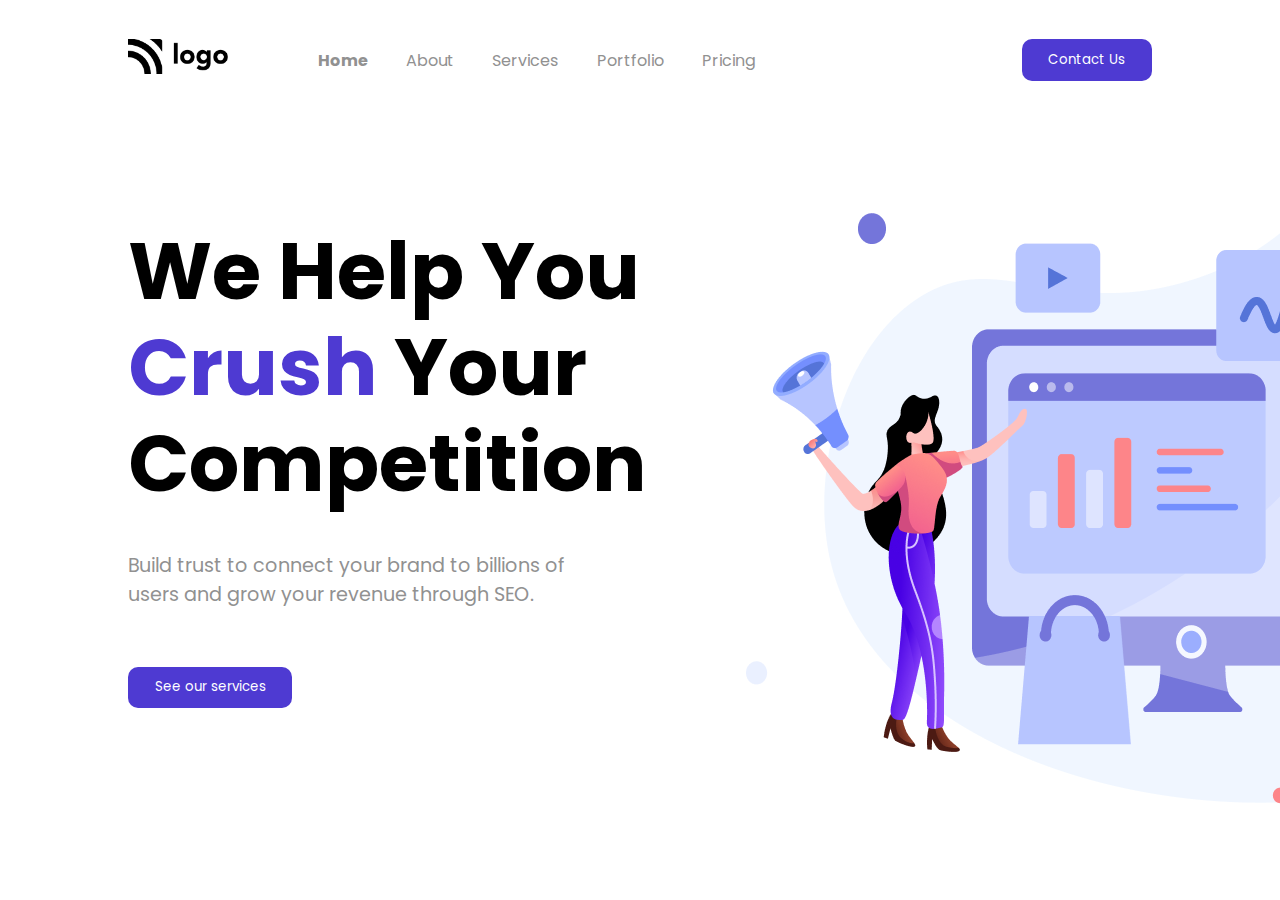
<file: htmlCss/project_css_1/FSJS_2.0_Project_1.1/index.html>
<!DOCTYPE html>
<html lang="en">
  <head>
    <meta charset="UTF-8" />
    <meta http-equiv="X-UA-Compatible" content="IE=edge" />
    <meta name="viewport" content="width=device-width, initial-scale=1.0" />
    <!-- Font -->
    <link rel="preconnect" href="https://fonts.googleapis.com" />
    <link rel="preconnect" href="https://fonts.gstatic.com" crossorigin />
    <link
    href="https://fonts.googleapis.com/css2?family=Poppins:wght@200;300;400;500;600;700;800&display=swap"
    rel="stylesheet"
    />
    <!-- stylesheet -->
    <link rel="stylesheet" href="style.css" />
    <title>SEO Master</title>
  </head>
  <body>
    <div class="container">
      <section aria-label="navbar">
        <nav class="navbar-container">
          <div>
            <img src="./assets/Logo.png" alt="brand-logo" />
          </div>
          <div class="grow-list">
            <ul class="list">
              <li class="list-item">Home</li>
              <li class="list-item">About</li>
              <li class="list-item">Services</li>
              <li class="list-item">Portfolio</li>
              <li class="list-item">Pricing</li>
            </ul>
          </div>
          <div class="button-group">
            <button class="nav-button">Contact Us</button>
          </div>
        </nav>
      </section>
      <!-- Banner -->
      <section aria-label="banner">
        <div class="banner-container">
          <!-- Left text -->
          <div>
            <h1 class="heading-text">
              We Help You <span>Crush</span> Your Competition
            </h1>
            <p class="description">
              Build trust to connect your brand to billions of users and grow
              your revenue through SEO.
            </p>
            <button class="nav-button btn">See our services</button>
          </div>
          <!-- Right Text -->
          <div>
            <img src="./assets/Header Illustration.png" alt="illustration" />
          </div>
        </div>
      </section>
    </div>
  </body>
</html>
</file>
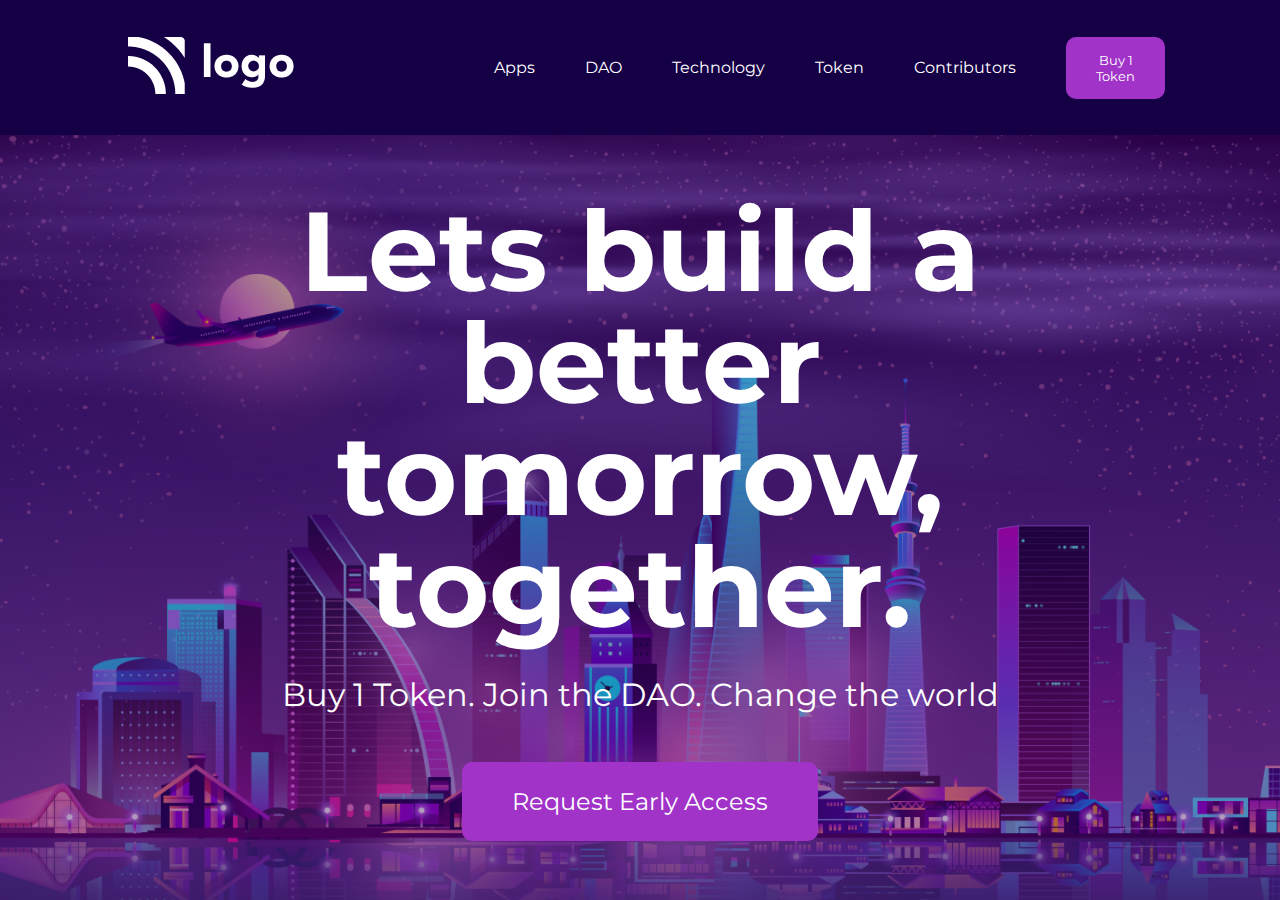
<file: htmlCss/project_css_1/FSJS_2.0_Project_1.2/index.html>
<!DOCTYPE html>
<html lang="en">
  <head>
    <meta charset="UTF-8" />
    <meta http-equiv="X-UA-Compatible" content="IE=edge" />
    <meta name="viewport" content="width=device-width, initial-scale=1.0" />
    <link rel="stylesheet" href="style.css" />
    <link rel="preconnect" href="https://fonts.googleapis.com" />
    <link rel="preconnect" href="https://fonts.gstatic.com" crossorigin />
    <link
      href="https://fonts.googleapis.com/css2?family=Poppins:wght@200;300;400;500;600;700;800&display=swap"
      rel="stylesheet"
    />
    <link rel="preconnect" href="https://fonts.googleapis.com" />
    <link rel="preconnect" href="https://fonts.gstatic.com" crossorigin />
    <link
      href="https://fonts.googleapis.com/css2?family=Montserrat:wght@600;700;800&display=swap"
      rel="stylesheet"
    />

    <title>Crypto Market</title>
  </head>
  <body>
    <div class="container">
      <section aria-label="navbar">
        <nav class="navbar">
          <div>
            <img src="./assets/white-logo.png" alt="logo" class="logo" />
          </div>
          <div class="line"></div>
          <div class="grow-list">
            <ul class="list">
              <li class="list-item">Apps</li>
              <li class="list-item">DAO</li>
              <li class="list-item">Technology</li>
              <li class="list-item">Token</li>
              <li class="list-item">Contributors</li>
            </ul>
          </div>
          <div>
            <button class="button-small">Buy 1 Token</button>
          </div>
        </nav>
      </section>
      <!-- Hero Section -->
      <section aria-label="hero">
        <div class="hero">
          <h1 class="hero-heading">Lets build a better tomorrow, together.</h1>
          <p class="hero-description">
            Buy 1 Token. Join the DAO. Change the world
          </p>
          <button class="button-large">Request Early Access</button>
        </div>
      </section>
    </div>
  </body>
</html>
</file>
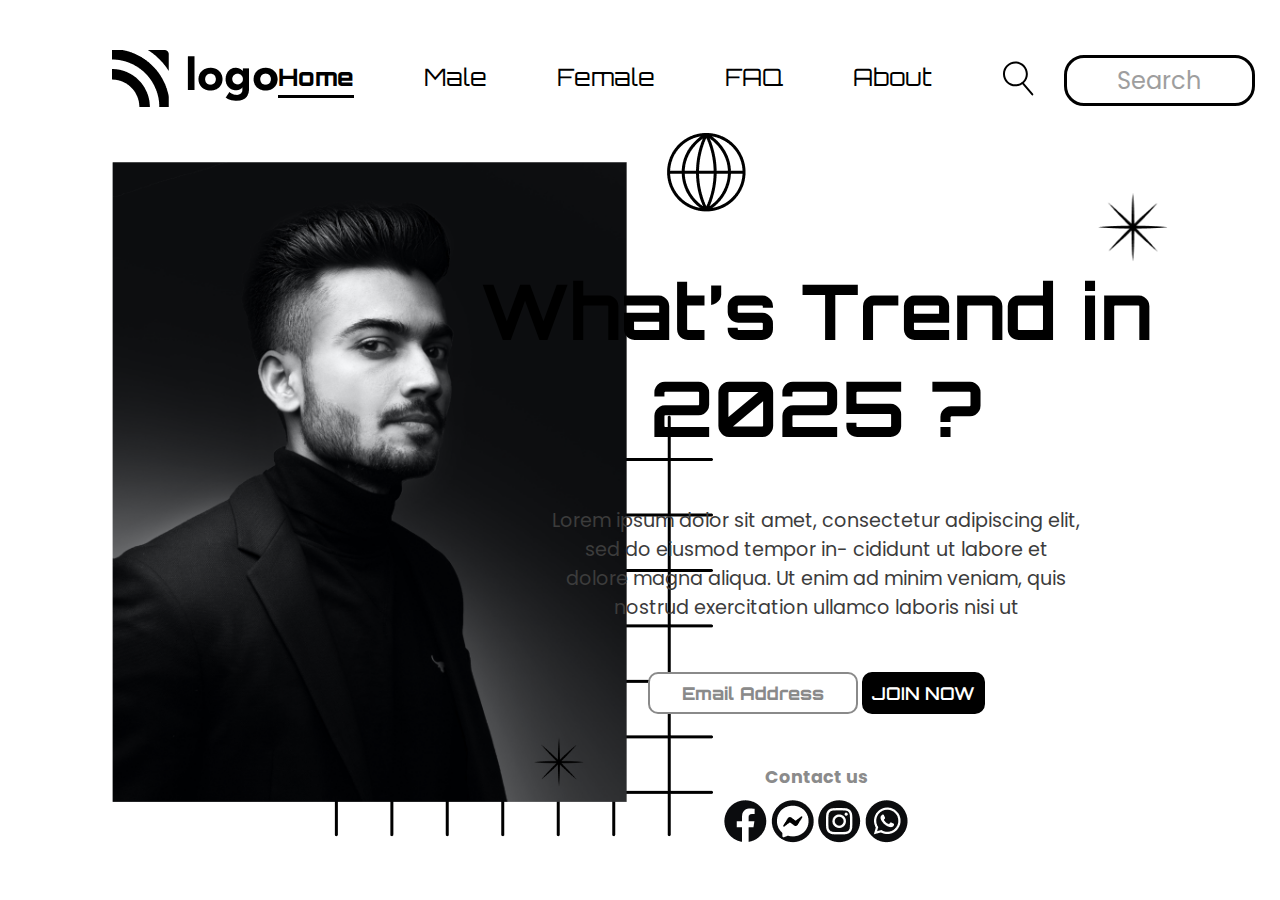
<file: htmlCss/project_css_1/FSJS_2.0_project_1.3/index.html>
<!DOCTYPE html>
<html lang="en">
  <head>
    <meta charset="UTF-8" />
    <meta http-equiv="X-UA-Compatible" content="IE=edge" />
    <meta name="viewport" content="width=device-width, initial-scale=1.0" />
    <!-- CSS File -->
    <link rel="stylesheet" href="style.css" />
    <!-- Font Orbiton -->
    <link rel="preconnect" href="https://fonts.googleapis.com" />
    <link rel="preconnect" href="https://fonts.gstatic.com" crossorigin />
    <link
      href="https://fonts.googleapis.com/css2?family=Orbitron:wght@400;500;600;700;800&display=swap"
      rel="stylesheet"
    />

    <!-- FONT Poppins -->
    <link rel="preconnect" href="https://fonts.googleapis.com" />
    <link rel="preconnect" href="https://fonts.gstatic.com" crossorigin />
    <link
      href="https://fonts.googleapis.com/css2?family=Poppins:wght@200;300;400;500;600;700&display=swap"
      rel="stylesheet"
    />
    <title>Fashion Hub</title>
  </head>

  <!-- FSJS 2.0 Project One -->
  <body>
    <div class="container">
      <!-- Navbar Section -->
      <section aria-label="navbar">
        <nav class="navbar-container">
          <div>
            <img src="./assets/Logo.png" alt="brand-logo" />
          </div>
          <div>
            <ul class="list">
              <li class="list-item">Home</li>
              <li class="list-item">Male</li>
              <li class="list-item">Female</li>
              <li class="list-item">FAQ</li>
              <li class="list-item">About</li>
            </ul>
          </div>
          <div class="button-group">
            <div class="search-icon">
              <svg
                width="32"
                height="35"
                viewBox="0 0 32 35"
                fill="none"
                xmlns="http://www.w3.org/2000/svg"
              >
                <path
                  d="M13.42 25.34C6.56004 25.34 0.97998 19.76 0.97998 12.9C0.97998 6.03999 6.56004 0.459991 13.42 0.459991C20.28 0.459991 25.86 6.03999 25.86 12.9C25.87 19.76 20.28 25.34 13.42 25.34ZM13.42 2.44999C7.66004 2.44999 2.97998 7.13999 2.97998 12.89C2.97998 18.64 7.66004 23.33 13.42 23.33C19.18 23.33 23.86 18.64 23.86 12.89C23.86 7.13999 19.18 2.44999 13.42 2.44999Z"
                  fill="black"
                />
                <path
                  d="M30.35 34.4C30.07 34.4 29.7899 34.28 29.5899 34.05L19.75 22.53C19.39 22.11 19.44 21.48 19.86 21.12C20.28 20.76 20.91 20.81 21.27 21.23L31.11 32.75C31.47 33.17 31.42 33.8 31 34.16C30.81 34.32 30.58 34.4 30.35 34.4Z"
                  fill="black"
                />
              </svg>
            </div>
            <div><button class="nav-button">Search</button></div>
          </div>
        </nav>
      </section>
      <!-- Hero Banner Section -->
      <section aria-label="banner">
        <div class="hero-container">
          <!-- --------------- -->
          <!-- Patterns -->
          <!-- ---------------- -->
          <span class="square">
            <img src="./assets/squares.png" alt="square-pattern" />
          </span>
          <!-- Star -->
          <span class="star">
            <img src="./assets/start.png" alt="start-pattern" />
          </span>
          <!-- Star -->
          <span class="star2">
            <img src="./assets/start.png" alt="start-pattern" />
          </span>
          <!-- Globe -->
          <span class="globe">
            <img src="./assets/globe.png" alt="globe-pattern" />
          </span>
          <div>
            <img src="./assets/Image.png" alt="person-hero-iamge" />
          </div>
          <div class="hero-container-right">
            <h1 class="hero-heading">What’s Trend in 2025 ?</h1>
            <p class="hero-description">
              Lorem ipsum dolor sit amet, consectetur adipiscing elit, sed do
              eiusmod tempor in- cididunt ut labore et dolore magna aliqua. Ut
              enim ad minim veniam, quis nostrud exercitation ullamco laboris
              nisi ut
            </p>
            <div>
              <button class="button-email">Email Address</button>
              <button class="button-join">JOIN NOW</button>
            </div>
            <div>
              <h4 class="contact-heading">Contact us</h4>
              <div class="icons">
                <span>
                  <img src="./assets/Group.png" alt="facebook-icon" />
                </span>
                <span>
                  <img src="./assets/Group (1).png" alt="messenger-icon" />
                </span>
                <span>
                  <img src="./assets/Group (2).png" alt="instagram-icon" />
                </span>
                <span>
                  <img src="./assets/Group (3).png" alt="whatsapp-icon" />
                </span>
              </div>
            </div>
          </div>
        </div>
      </section>
    </div>
  </body>
</html>
</file>
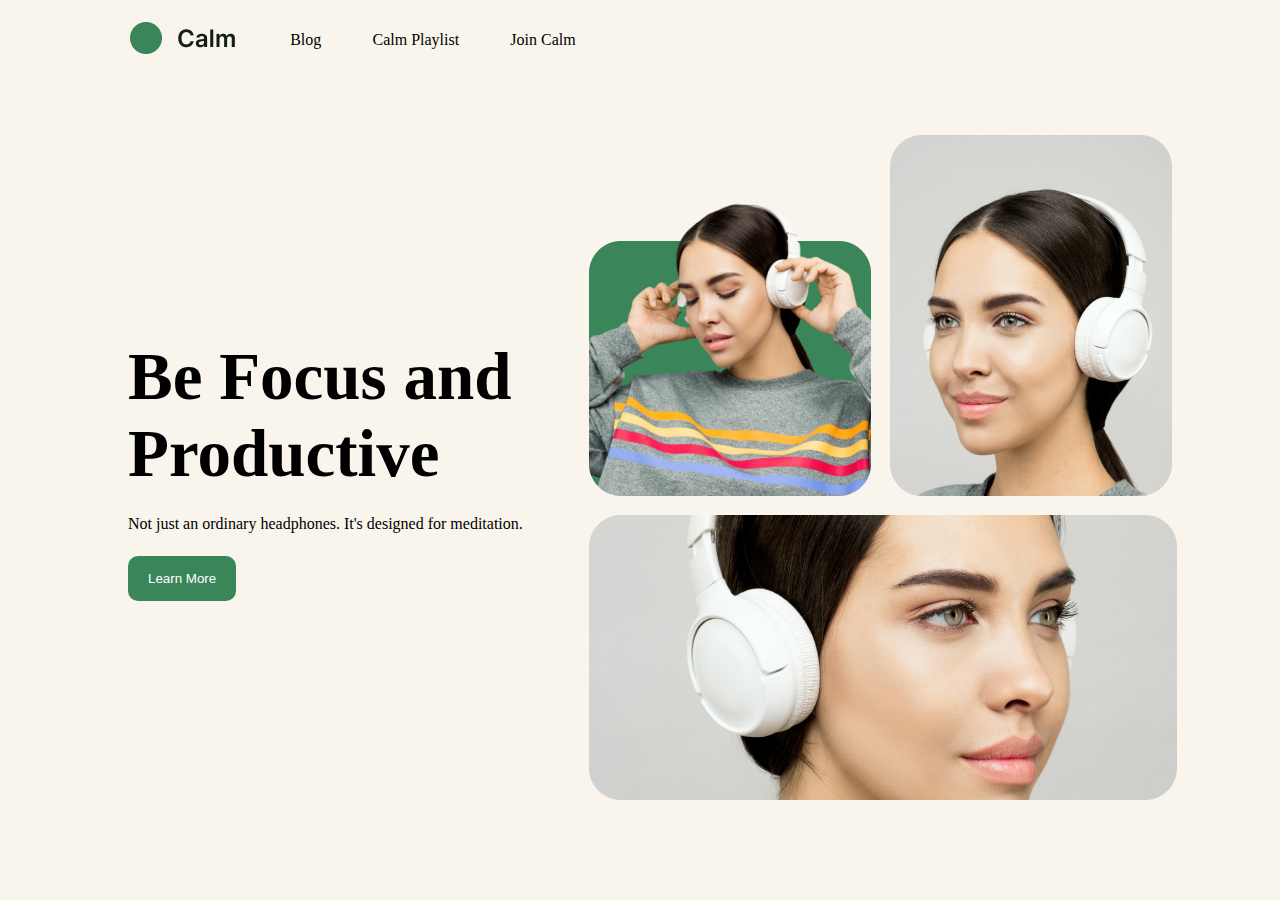
<file: htmlCss/project_css_2/Project 1/index.html>
<!DOCTYPE html>
<html lang="en">
  <head>
    <meta charset="UTF-8" />
    <meta http-equiv="X-UA-Compatible" content="IE=edge" />
    <meta name="viewport" content="width=device-width, initial-scale=1.0" />
    <link rel="stylesheet" href="./style.css" />
    <title>Project 1</title>
  </head>
  <body>
    <!-- Navbar -->
    <nav>
      <ul>
        <li><img src="./images/logo.png" alt="logo-image" /></li>
        <li>Blog</li>
        <li>Calm Playlist</li>
        <li>Join Calm</li>
      </ul>
    </nav>
    <!--  Main Section -->
    <main>
      <!-- Left Section -->
      <div class="leftmain">
        <h1>Be Focus and Productive</h1>
        <p>Not just an ordinary headphones. It's designed for meditation.</p>
        <button>Learn More</button>
      </div>
      <!-- Right Section -->
      <div class="rightmain">
        <!-- Upper Image -->
        <div>
          <img src="./images/img1.png" alt="Image 1" />
          <img src="./images/img2.png" alt="Image 2" />
        </div>
        <!-- Lower Image -->
        <div>
          <img src="./images/img3.png" alt="Image 3" />
        </div>
      </div>
    </main>
  </body>
</html>
</file>
<file: htmlCss/project_css_1/FSJS_2.0_Project_1.1/style.css>
/* You can not modify anything in the HTML */
/* You can only modify the CSS file */

* {
  padding: 0;
  margin: 0;
  box-sizing: border-box;
  font-family: Poppins;
}

.navbar-container {
  display: flex;
  width: 80vw;
  justify-content: space-between;
  align-items: center;
  margin-inline: 10vw;
  height: 120px;
}

.navbar-container img {
  width: 100px;
  margin-inline-end: 7vw;
}

.grow-list {
  flex-grow: 2;
}

.grow-list ul {
  display: flex;
  list-style: none;
}

.grow-list ul li {
  margin-inline-end: 3vw;
  color: #919191;
}

.grow-list ul li:first-child {
  font-weight: bold;
}

.button-group .nav-button {
  background: #4e3ad2;
  color: #ffffff;
  padding-inline: 2em;
  padding-block: 0.8em;
  border: none;
  border-radius: 10px;
}

.banner-container {
  display: flex;
  justify-content: space-between;
  align-items: center;
  margin-inline-start: 10vw;
}

h1.heading-text {
  font-size: 5em;
  padding-inline-end: 100px;
  line-height: 1.2;
  margin-block-end: 0.5em;
}

h1.heading-text span {
  color: #4e3ad2;
}

.banner-container p.description {
  padding-inline-end: 150px;
  color: #919191;
  font-size: 1.2em;
  margin-block-end: 3em;
}

.nav-button {
  background: #4e3ad2;
  color: #ffffff;
  padding-inline: 2em;
  padding-block: 0.8em;
  border: none;
  border-radius: 10px;
}
</file>
<file: htmlCss/project_css_1/FSJS_2.0_Project_1.2/style.css>
/* You can not modify anything in the HTML */
/* You can only modify the CSS file */

* {
  margin: 0;
  padding: 0;
  box-sizing: border-box;
  font-family: Montserrat;
}

.navbar {
  display: flex;
  justify-content: space-between;
  align-items: center;
  height: 15vh;
  padding-inline: 10vw;
  background: #150046;
  color: rgb(255, 255, 255);
}

.line {
  height: 61px;
  width: 2px;
  background: rgb(255, 255, 255);
  margin-inline: 100px;
}

.grow-list {
  flex: 1;
}
.grow-list ul {
  list-style: none;
  display: flex;
}

.grow-list ul li {
  padding-inline-end: 50px;
}

.button-small {
  background: #a133c9;
  color: #fff;
  border: none;
  border-radius: 10px;
  padding-inline: 30px;
  padding-block: 15px;
}

section[aria-label='hero'] {
  height: 85vh;
  color: #fff;
  display: flex;
  justify-content: center;
  align-items: center;
  background: linear-gradient(0deg, #3c055566, #2d007063), url(./assets/bg.png);
  background-size: cover;
  background-position: center;
}

.hero {
  text-align: center;
  width: 75vw;
}

.hero h1 {
  font-size: 7rem;
  margin-block-end: 2rem;
  line-height: 1;
}

.hero p {
  font-size: 2rem;
  margin-block-end: 3rem;
}

.button-large {
  font-size: 1.5rem;
  background: #a133c9;
  color: #fff;
  border: none;
  border-radius: 10px;
  padding-inline: 50px;
  padding-block: 25px;
}
</file>
<file: htmlCss/project_css_1/FSJS_2.0_project_1.3/style.css>
/* You can not modify anything from the HTML file */
/* You can only modify the CSS file */

* {
  margin: 0;
  padding: 0;
  box-sizing: border-box;
  list-style: none;
  font-family: Poppins;
  font-family: Orbitron;
}

.container {
  margin-inline: 7rem;
  margin-block: 3rem;
}

.navbar-container {
  display: flex;
  justify-content: space-between;
  align-items: center;
  height: 4rem;
}

.list {
  display: flex;
}

.list-item {
  margin-inline-end: 70px;
  font-size: 1.5rem;
  font-weight: 400;
}

.list-item:first-child {
  font-weight: 800;
  padding-block-end: 3px;
  border-block-end: 3px solid;
}

.navbar-container div:nth-child(3) {
  display: flex;
  align-items: center;
  justify-content: space-between;
}

.search-icon {
  margin-inline-end: 30px;
}

.nav-button {
  font-size: 1.5rem;
  font-family: Poppins;
  padding-inline: 50px;
  padding-block: 5px;
  border: 3px solid #000000;
  border-radius: 20px;
  color: #9e9e9e;
  background-color: #fff;
}

.hero-container {
  position: relative;
  margin-block-start: 50px;
  height: 75vh;
}

.hero-container img[alt='person-hero-iamge'] {
  height: 640px;
}

.hero-container img[alt='square-pattern'] {
  position: absolute;
  bottom: 0;
  left: 180px;
  z-index: -1;
}

.hero-container img[alt='globe-pattern'] {
  position: absolute;
  top: -30px;
  right: 40%;
}

.hero-container .star img {
  position: absolute;
  height: 70px;
  width: 70px;
  top: 30px;
  right: 0;
}

.hero-container .star2 img {
  position: absolute;
  height: 50px;
  width: 50px;
  bottom: 50px;
  left: 40%;
}

.hero-container-right {
  height: 65vh;
  width: 55vw;
  position: absolute;
  top: 100px;
  right: 0;
  text-align: center;
  display: flex;
  flex-direction: column;
  justify-content: space-between;
  align-items: center;
}

.hero-container-right h1 {
  font-size: 4.8rem;
}

.hero-container-right p {
  font-size: 1.2rem;
  color: rgb(60, 60, 60);
  width: 75%;
  font-family: Poppins;
}

.hero-container-right .button-email {
  padding-inline: 2rem;
  padding-block: 0.5rem;
  font-size: 1.1rem;
  font-weight: 800;
  border: 2px solid #8a8a8a;
  color: #8a8a8a;
  border-radius: 10px;
  background: #fff;
}

.hero-container-right .button-join {
  padding-inline: 0.5rem;
  padding-block: 0.5rem;
  font-size: 1.1rem;
  font-weight: 600;
  border: 2px solid #000000;
  border-radius: 10px;
  background: #000;
  color: #fff;
}

.hero-container-right h4.contact-heading {
  margin-block-end: 10px;
  font-family: Poppins;
  color: #8b8b8b;
  font-size: 1.1rem;
}
</file>
<file: htmlCss/project_css_2/Project 1/style.css>
* {
  margin: 0;
  padding: 0;
  box-sizing: border-box; /* Search */
  background: #f9f5ed;
}
nav {
  padding: 20px 10%;
  height: 15vh;
}

nav ul {
  display: flex;
  align-items: center;
}

nav ul li {
  list-style: none;
  margin-right: 5%;
  font-weight: 500;
}

/* CSS for HERO Section */

main {
  display: flex;
  align-items: center;
  justify-content: space-between;
  margin-left: 10%;
}

.leftmain {
  width: 40%;
}

.leftmain h1 {
  font-size: 67px;
}

.leftmain p {
  margin: 5% 0;
}

.leftmain button {
  padding: 15px 20px;
  border: none;
  background-color: #3b855b;
  border-radius: 10px;
  color: white;
  font-weight: 500;
}

.rightmain {
  width: 60%;
}

.rightmain div:first-child {
  margin-block-end: 15px;
}

.rightmain img[alt="Image 1"]{
    margin-inline-end: 15px;
}
</file>
